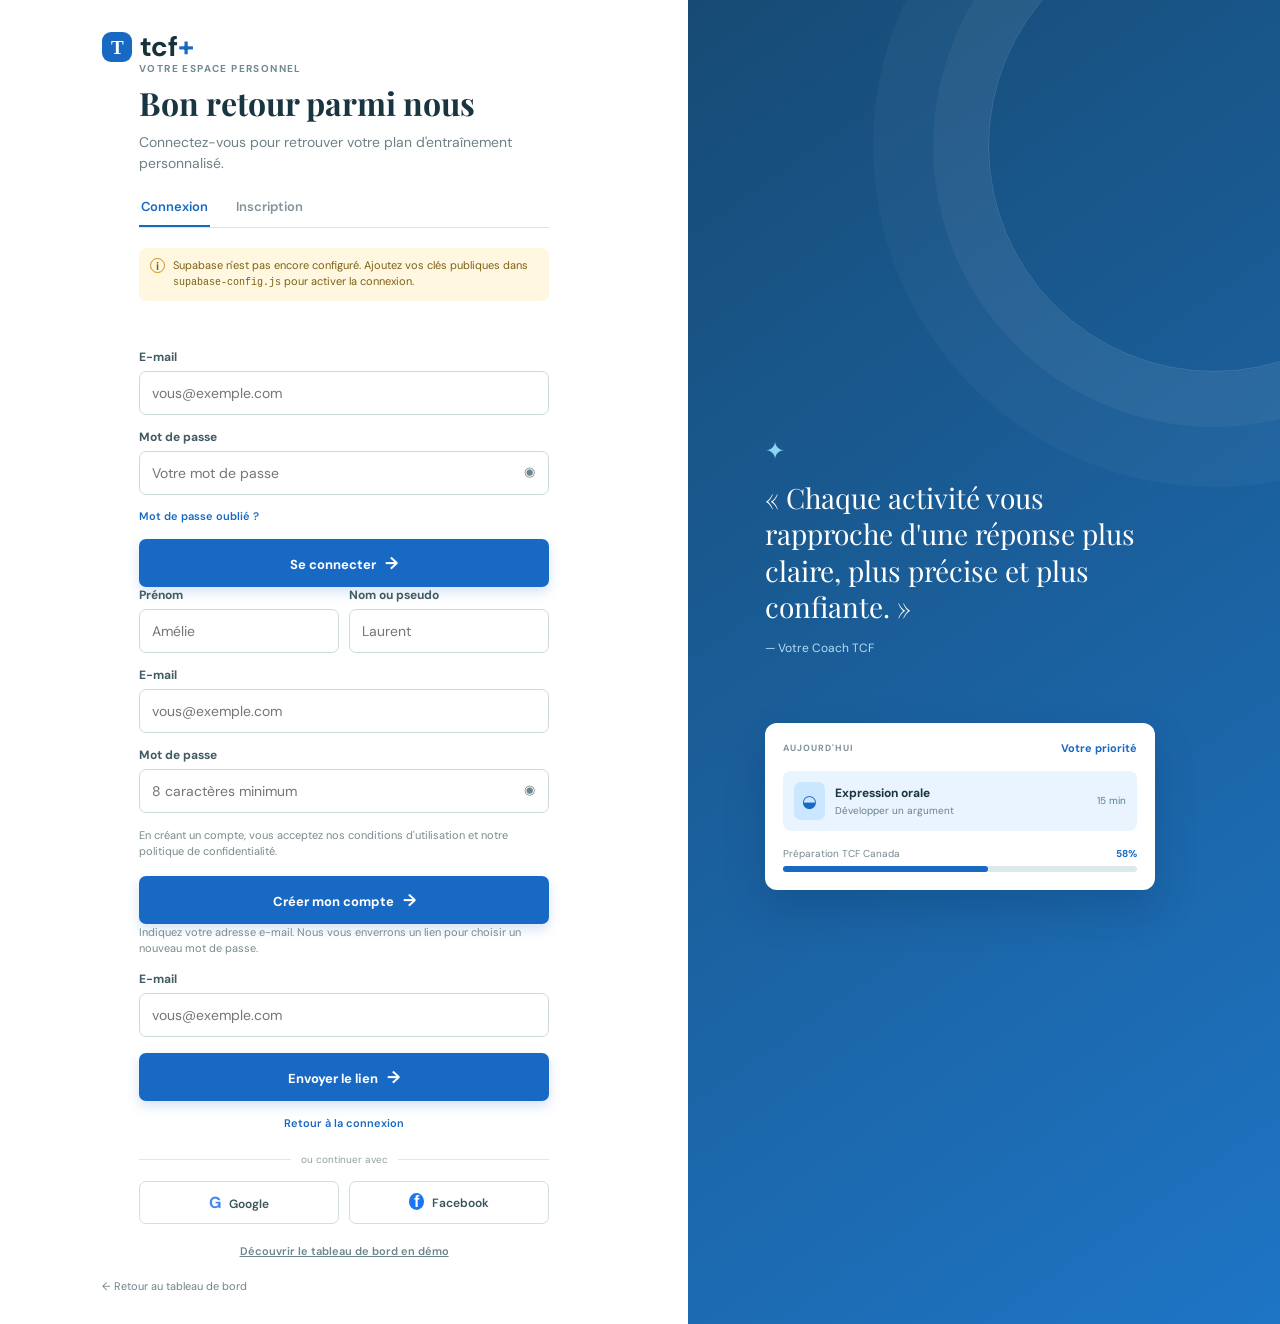
<file: auth.html>
<!doctype html>
<html lang="fr">
<head>
  <meta charset="UTF-8" />
  <meta name="viewport" content="width=device-width, initial-scale=1.0" />
  <title>Connexion — Mon Coach TCF+</title>
  <link rel="preconnect" href="https://fonts.googleapis.com">
  <link rel="preconnect" href="https://fonts.gstatic.com" crossorigin>
  <link href="https://fonts.googleapis.com/css2?family=DM+Sans:wght@400;500;600;700&family=Playfair+Display:wght@600;700&display=swap" rel="stylesheet">
  <link rel="stylesheet" href="auth.css" />
</head>
<body>
  <main class="auth-layout">
    <section class="auth-panel">
      <a class="brand" href="index.html"><span class="brand-mark">T</span><span>tcf<span>+</span></span></a>
      <div class="form-wrap">
        <p class="eyebrow">VOTRE ESPACE PERSONNEL</p>
        <h1 id="formTitle">Bon retour parmi nous</h1>
        <p class="lead" id="formLead">Connectez-vous pour retrouver votre plan d'entraînement personnalisé.</p>

        <div class="tabs" role="tablist"><button class="tab active" data-view="login">Connexion</button><button class="tab" data-view="signup">Inscription</button></div>

        <div class="notice" id="configNotice" hidden><span>i</span><p>Supabase n'est pas encore configuré. Ajoutez vos clés publiques dans <code>supabase-config.js</code> pour activer la connexion.</p></div>
        <div class="message" id="message" role="status" hidden></div>

        <form id="loginForm" class="auth-form">
          <label>E-mail<input type="email" name="email" autocomplete="email" placeholder="vous@exemple.com" required></label>
          <label>Mot de passe<div class="password-field"><input type="password" name="password" autocomplete="current-password" placeholder="Votre mot de passe" required><button type="button" class="show-password" aria-label="Afficher le mot de passe">◉</button></div></label>
          <button class="link-button" type="button" id="forgotButton">Mot de passe oublié ?</button>
          <button class="submit" type="submit">Se connecter <span>→</span></button>
        </form>

        <form id="signupForm" class="auth-form" hidden>
          <div class="names"><label>Prénom<input type="text" name="firstName" autocomplete="given-name" placeholder="Amélie" required></label><label>Nom ou pseudo<input type="text" name="lastName" autocomplete="family-name" placeholder="Laurent" required></label></div>
          <label>E-mail<input type="email" name="email" autocomplete="email" placeholder="vous@exemple.com" required></label>
          <label>Mot de passe<div class="password-field"><input type="password" name="password" autocomplete="new-password" minlength="8" placeholder="8 caractères minimum" required><button type="button" class="show-password" aria-label="Afficher le mot de passe">◉</button></div></label>
          <p class="terms">En créant un compte, vous acceptez nos conditions d'utilisation et notre politique de confidentialité.</p>
          <button class="submit" type="submit">Créer mon compte <span>→</span></button>
        </form>

        <form id="resetForm" class="auth-form" hidden>
          <p class="reset-copy">Indiquez votre adresse e-mail. Nous vous enverrons un lien pour choisir un nouveau mot de passe.</p>
          <label>E-mail<input type="email" name="email" autocomplete="email" placeholder="vous@exemple.com" required></label>
          <button class="submit" type="submit">Envoyer le lien <span>→</span></button>
          <button class="link-button center" type="button" data-view="login">Retour à la connexion</button>
        </form>

        <div class="divider"><span>ou continuer avec</span></div>
        <div class="socials"><button class="social" data-provider="google"><b class="google">G</b> Google</button><button class="social" data-provider="facebook"><b class="facebook">f</b> Facebook</button></div>
        <button class="demo" id="demoButton">Découvrir le tableau de bord en démo</button>
      </div>
      <p class="back"><a href="index.html">← Retour au tableau de bord</a><button id="logoutButton" hidden>Se déconnecter</button></p>
    </section>
    <aside class="visual-panel">
      <div class="quote"><span>✦</span><blockquote>« Chaque activité vous rapproche d'une réponse plus claire, plus précise et plus confiante. »</blockquote><p>— Votre Coach TCF</p></div>
      <div class="floating-card"><div class="card-head"><span>AUJOURD'HUI</span><b>Votre priorité</b></div><div class="mini-activity"><i>◒</i><div><b>Expression orale</b><small>Développer un argument</small></div><em>15 min</em></div><div class="mini-progress"><span>Préparation TCF Canada</span><b>58%</b><i><u></u></i></div></div>
    </aside>
  </main>
  <script src="supabase-config.js"></script>
  <script src="auth.js"></script>
</body>
</html>
</file>
<file: auth.css>
:root{--navy:#163c54;--blue:#1869c4;--sky:#e9f3ff;--ink:#183540;--muted:#6e8186;--line:#dce5e6;--success:#1d9a73;--warning:#c98b19;--danger:#be4b4b}*{box-sizing:border-box}body{margin:0;font-family:'DM Sans',sans-serif;background:#f8fafc;color:var(--ink)}.auth-layout{min-height:100vh;display:grid;grid-template-columns:minmax(520px,1fr) minmax(380px,.86fr)}.auth-panel{background:#fff;padding:32px clamp(35px,8vw,120px);display:flex;flex-direction:column}.brand{font-size:28px;line-height:1;color:#173339;font-weight:700;text-decoration:none;display:flex;align-items:center;gap:8px}.brand span span{color:var(--blue)}.brand-mark{display:grid;place-items:center;width:30px;height:30px;border-radius:9px;background:var(--blue);color:#fff;font-family:Georgia;font-size:19px}.form-wrap{width:100%;max-width:410px;margin:auto}.eyebrow{font-size:10px;letter-spacing:1.4px;color:#718a91;font-weight:700;margin:0 0 9px}h1{font-family:'Playfair Display',Georgia,serif;font-size:32px;line-height:1.18;margin:0;color:var(--ink)}.lead{color:var(--muted);font-size:14px;line-height:1.55;margin:10px 0 23px}.tabs{border-bottom:1px solid var(--line);display:flex;gap:24px;margin-bottom:20px}.tab{border:0;background:transparent;color:#839398;padding:0 2px 10px;font:600 13px 'DM Sans';cursor:pointer;border-bottom:2px solid transparent}.tab.active{color:var(--blue);border-bottom-color:var(--blue)}.auth-form{display:grid;gap:14px}label{font-size:12px;font-weight:700;color:#405b63;display:grid;gap:6px}input{width:100%;border:1px solid #cedbdd;border-radius:7px;padding:12px;font:14px 'DM Sans';outline:0;color:var(--ink);background:#fff}input:focus{border-color:var(--blue);box-shadow:0 0 0 3px #1869c417}.password-field{position:relative}.password-field input{padding-right:42px}.show-password{position:absolute;right:8px;top:7px;border:0;background:transparent;color:#6d868c;cursor:pointer;padding:6px}.names{display:grid;grid-template-columns:1fr 1fr;gap:10px}.submit{border:0;background:var(--blue);color:#fff;padding:13px;border-radius:7px;font:700 13px 'DM Sans';cursor:pointer;margin-top:2px;box-shadow:0 5px 12px #1869c430}.submit span{font-size:17px;margin-left:6px}.link-button{border:0;background:transparent;color:var(--blue);font:600 11px 'DM Sans';cursor:pointer;justify-self:start;padding:0}.center{justify-self:center;margin-top:1px}.terms,.reset-copy{color:#788a8d;font-size:11px;line-height:1.5;margin:0}.divider{display:flex;align-items:center;gap:10px;color:#92a0a3;font-size:10px;margin:23px 0 15px}.divider:before,.divider:after{content:"";height:1px;background:#e2e8e9;flex:1}.socials{display:grid;grid-template-columns:1fr 1fr;gap:10px}.social{border:1px solid #d2dddf;background:#fff;padding:10px;border-radius:7px;font:600 12px 'DM Sans';color:#39545a;cursor:pointer}.social b{font-size:16px;margin-right:5px}.google{color:#4285f4}.facebook{background:#1877f2;color:#fff;border-radius:50%;padding:0 5px;font-family:Arial}.demo{display:block;margin:19px auto 0;border:0;background:transparent;color:#6c858b;font:600 11px 'DM Sans';text-decoration:underline;cursor:pointer}.notice,.message{display:flex;gap:8px;padding:10px 11px;border-radius:7px;font-size:11px;line-height:1.45;margin-bottom:14px}.notice{background:#fff7df;color:#7e6014}.notice span{border:1px solid #c59118;border-radius:50%;width:15px;height:15px;text-align:center;font-weight:bold;flex:0 0 auto}.notice p{margin:0}.notice code{font-family:monospace;font-size:10px}.message.success{background:#e8f7ef;color:#176d51}.message.error{background:#fff0f0;color:#a73f3f}.back{margin:20px 0 0;font-size:11px}.back a{color:#6e8589;text-decoration:none}.visual-panel{background:linear-gradient(145deg,#174b75,#1e75c5);padding:50px clamp(30px,6vw,90px);position:relative;display:flex;flex-direction:column;justify-content:center;overflow:hidden}.visual-panel:after{content:"";position:absolute;right:-160px;top:-80px;width:450px;height:450px;border:1px solid #ffffff26;border-radius:50%;box-shadow:0 0 0 55px #ffffff0b,0 0 0 115px #ffffff08}.quote{color:#fff;max-width:410px;position:relative;z-index:1}.quote>span{color:#8ed4f6;font-size:24px}.quote blockquote{font-family:'Playfair Display';font-size:28px;line-height:1.3;margin:14px 0}.quote p{color:#b7ddf3;font-size:12px}.floating-card{margin-top:55px;background:#fff;border-radius:12px;padding:18px;max-width:390px;box-shadow:0 20px 40px #002b5738;position:relative;z-index:1}.card-head{display:flex;justify-content:space-between;align-items:center;margin-bottom:16px}.card-head span{color:#7f9399;font-size:9px;font-weight:bold;letter-spacing:1px}.card-head b{font-size:11px;color:var(--blue)}.mini-activity{display:flex;align-items:center;gap:10px;padding:11px;background:#eaf4ff;border-radius:8px}.mini-activity i{background:#cbe6ff;color:var(--blue);border-radius:7px;padding:8px;font-style:normal;font-size:17px}.mini-activity div{flex:1}.mini-activity b,.mini-activity small{display:block}.mini-activity b{font-size:12px}.mini-activity small{font-size:10px;color:#68808b;margin-top:3px}.mini-activity em{color:#518094;font-size:10px;font-style:normal}.mini-progress{font-size:10px;color:#74888e;margin-top:16px;display:grid;grid-template-columns:1fr auto;gap:6px}.mini-progress b{color:var(--blue)}.mini-progress i{grid-column:1/-1;height:6px;border-radius:8px;background:#dce8ec}.mini-progress u{display:block;width:58%;height:100%;background:var(--blue);border-radius:inherit}@media(max-width:850px){.auth-layout{grid-template-columns:1fr}.visual-panel{display:none}.auth-panel{min-height:100vh;padding:28px 25px}}@media(max-width:390px){.names,.socials{grid-template-columns:1fr}.names{gap:14px}.auth-panel{padding:23px 18px}h1{font-size:29px}}
</file>
